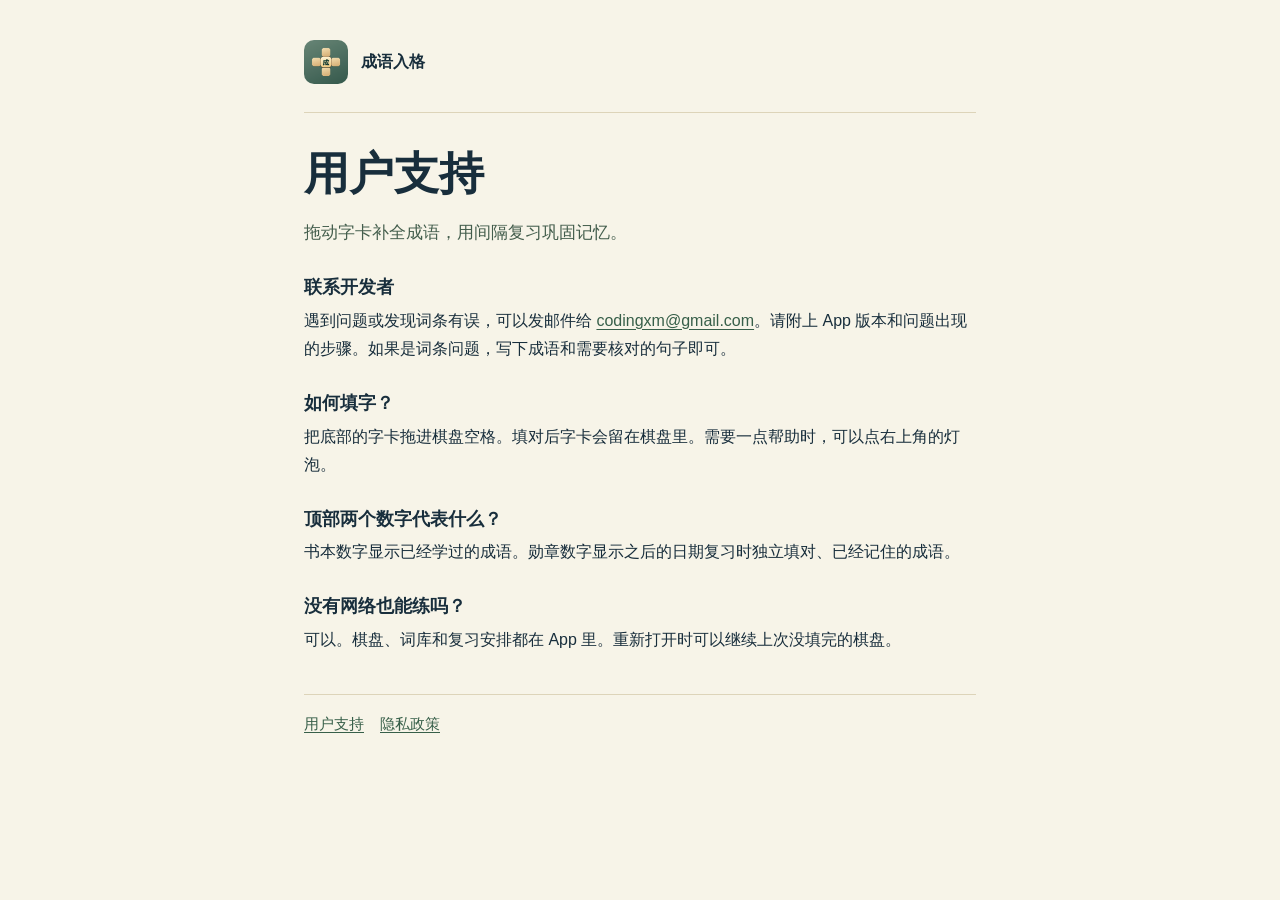
<file: index.html>
<!doctype html>
<html lang="zh-Hans">
<head>
  <meta charset="utf-8">
  <meta name="viewport" content="width=device-width, initial-scale=1">
  <meta name="theme-color" content="#f7f4e8">
  <title>用户支持 · 成语入格</title>
  <link rel="icon" href="icon.png">
  <link rel="stylesheet" href="style.css">
</head>
<body>
  <main>
    <header>
      <a class="brand" href="./"><img src="icon.png" alt="" width="44" height="44">成语入格</a>
    </header>
    <h1>用户支持</h1>
    <p class="intro">拖动字卡补全成语，用间隔复习巩固记忆。</p>
    <h2>联系开发者</h2>
    <p>遇到问题或发现词条有误，可以发邮件给 <a href="mailto:codingxm@gmail.com">codingxm@gmail.com</a>。请附上 App 版本和问题出现的步骤。如果是词条问题，写下成语和需要核对的句子即可。</p>
    <h2>如何填字？</h2>
    <p>把底部的字卡拖进棋盘空格。填对后字卡会留在棋盘里。需要一点帮助时，可以点右上角的灯泡。</p>
    <h2>顶部两个数字代表什么？</h2>
    <p>书本数字显示已经学过的成语。勋章数字显示之后的日期复习时独立填对、已经记住的成语。</p>
    <h2>没有网络也能练吗？</h2>
    <p>可以。棋盘、词库和复习安排都在 App 里。重新打开时可以继续上次没填完的棋盘。</p>
    <footer><a href="./">用户支持</a><a href="privacy.html">隐私政策</a></footer>
  </main>
</body>
</html>
</file>
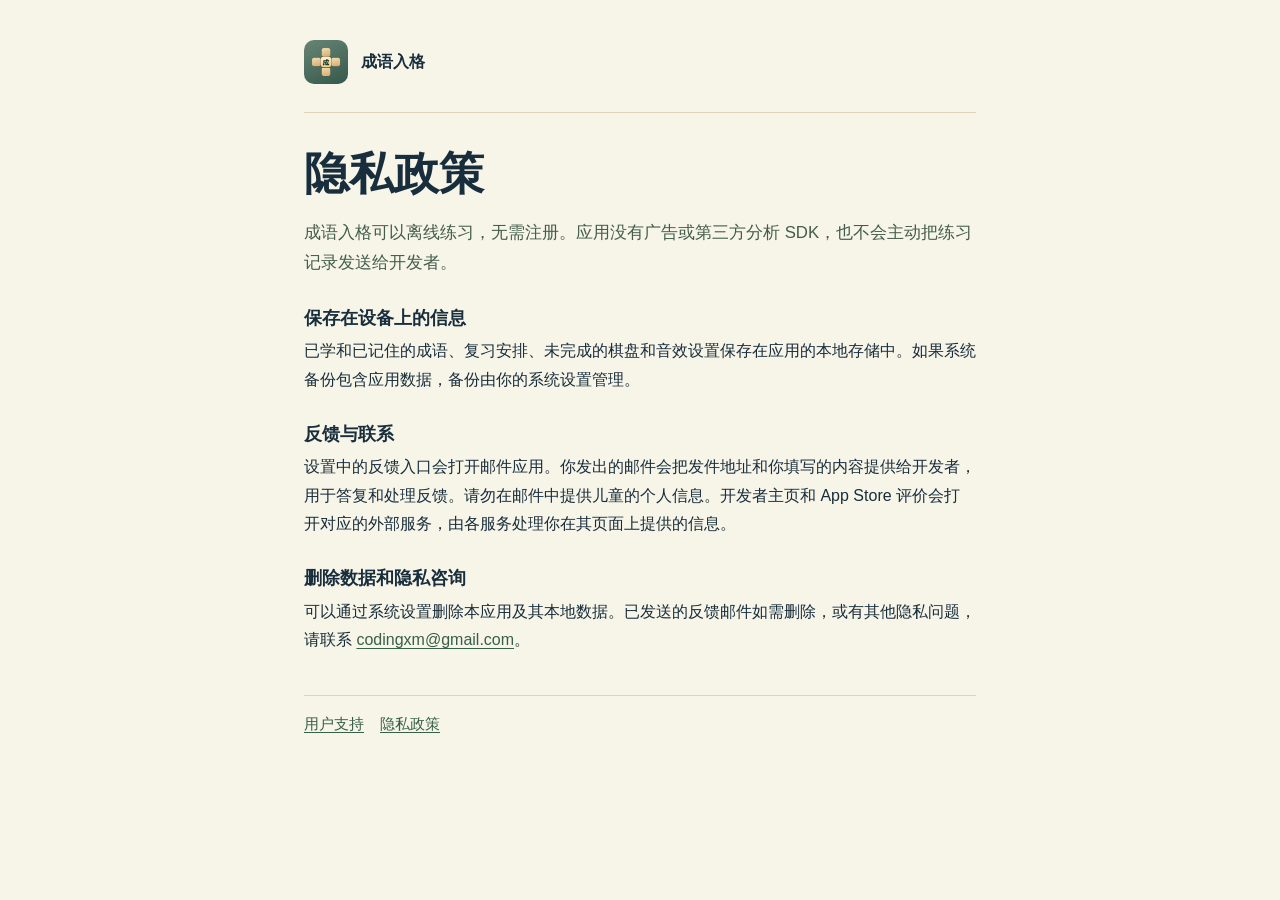
<file: privacy.html>
<!doctype html>
<html lang="zh-Hans">
<head>
  <meta charset="utf-8">
  <meta name="viewport" content="width=device-width, initial-scale=1">
  <meta name="theme-color" content="#f7f4e8">
  <title>隐私政策 · 成语入格</title>
  <link rel="icon" href="icon.png">
  <link rel="stylesheet" href="style.css">
</head>
<body>
  <main>
    <header>
      <a class="brand" href="./"><img src="icon.png" alt="" width="44" height="44">成语入格</a>
    </header>
    <h1>隐私政策</h1>
    <p class="intro">成语入格可以离线练习，无需注册。应用没有广告或第三方分析 SDK，也不会主动把练习记录发送给开发者。</p>
    <h2>保存在设备上的信息</h2><p>已学和已记住的成语、复习安排、未完成的棋盘和音效设置保存在应用的本地存储中。如果系统备份包含应用数据，备份由你的系统设置管理。</p>
    <h2>反馈与联系</h2><p>设置中的反馈入口会打开邮件应用。你发出的邮件会把发件地址和你填写的内容提供给开发者，用于答复和处理反馈。请勿在邮件中提供儿童的个人信息。开发者主页和 App Store 评价会打开对应的外部服务，由各服务处理你在其页面上提供的信息。</p>
    <h2>删除数据和隐私咨询</h2><p>可以通过系统设置删除本应用及其本地数据。已发送的反馈邮件如需删除，或有其他隐私问题，请联系 <a href="mailto:codingxm@gmail.com">codingxm@gmail.com</a>。</p>
    <footer><a href="./">用户支持</a><a href="privacy.html">隐私政策</a></footer>
  </main>
</body>
</html>
</file>
<file: style.css>
:root {
  color-scheme: light;
  font-family: -apple-system, BlinkMacSystemFont, "PingFang SC", "Noto Sans SC", sans-serif;
  background: #f7f4e8;
  color: #182e3c;
}
body { margin: 0; }
main { max-width: 42rem; margin: 0 auto; padding: 2.5rem 1.5rem 3rem; }
header { padding-bottom: 1.5rem; border-bottom: 1px solid #ddd4b9; }
.brand { display: inline-flex; align-items: center; gap: .8rem; font-weight: 700; color: inherit; text-decoration: none; }
.brand img { border-radius: 10px; }
h1 { font-size: clamp(2rem, 5vw, 2.8rem); line-height: 1.2; margin: 2.1rem 0 1.1rem; }
h2 { font-size: 1.12rem; margin: 1.7rem 0 .45rem; }
p { margin: .3rem 0 1rem; line-height: 1.8; overflow-wrap: anywhere; }
.intro { font-size: 1.05rem; color: #435d4c; }
a { color: #375f49; text-underline-offset: .2em; }
footer { display: flex; flex-wrap: wrap; gap: 1rem; border-top: 1px solid #ddd4b9; margin-top: 2.5rem; padding-top: 1.2rem; font-size: .92rem; }
</file>
